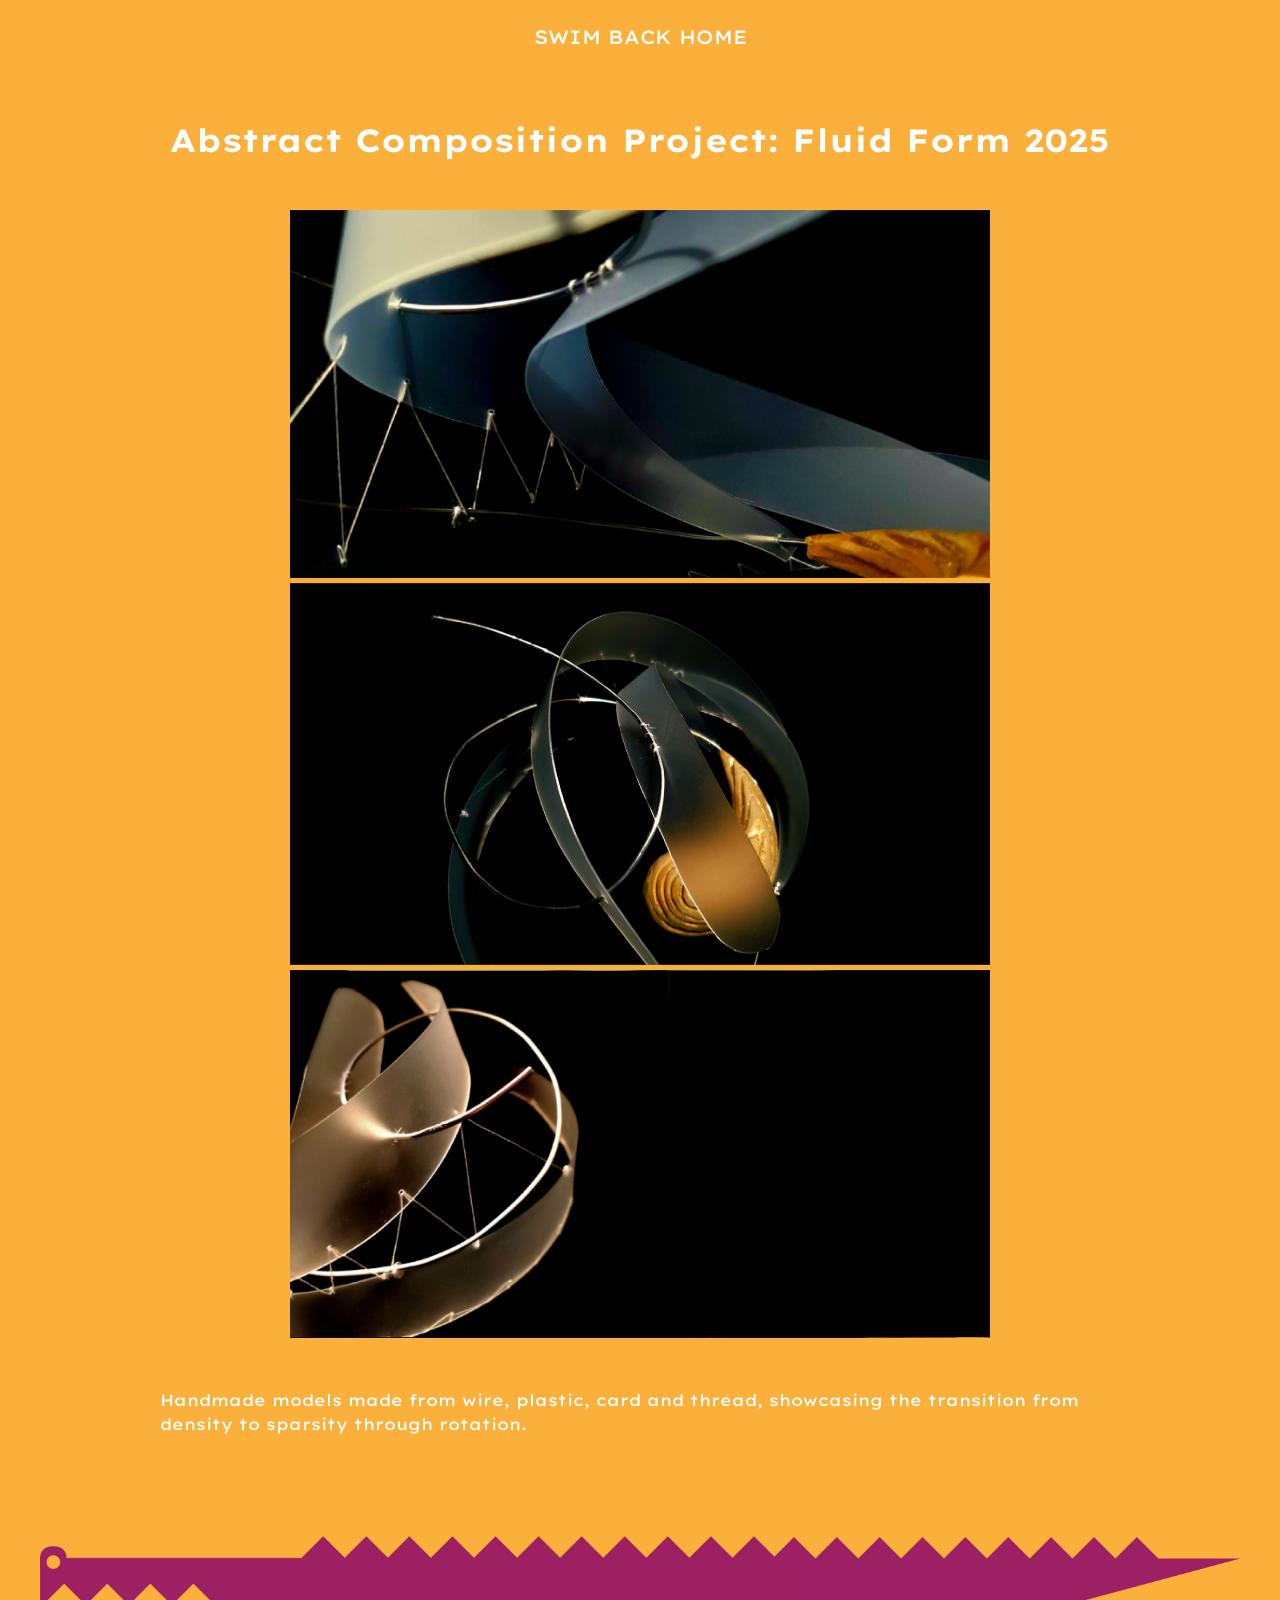
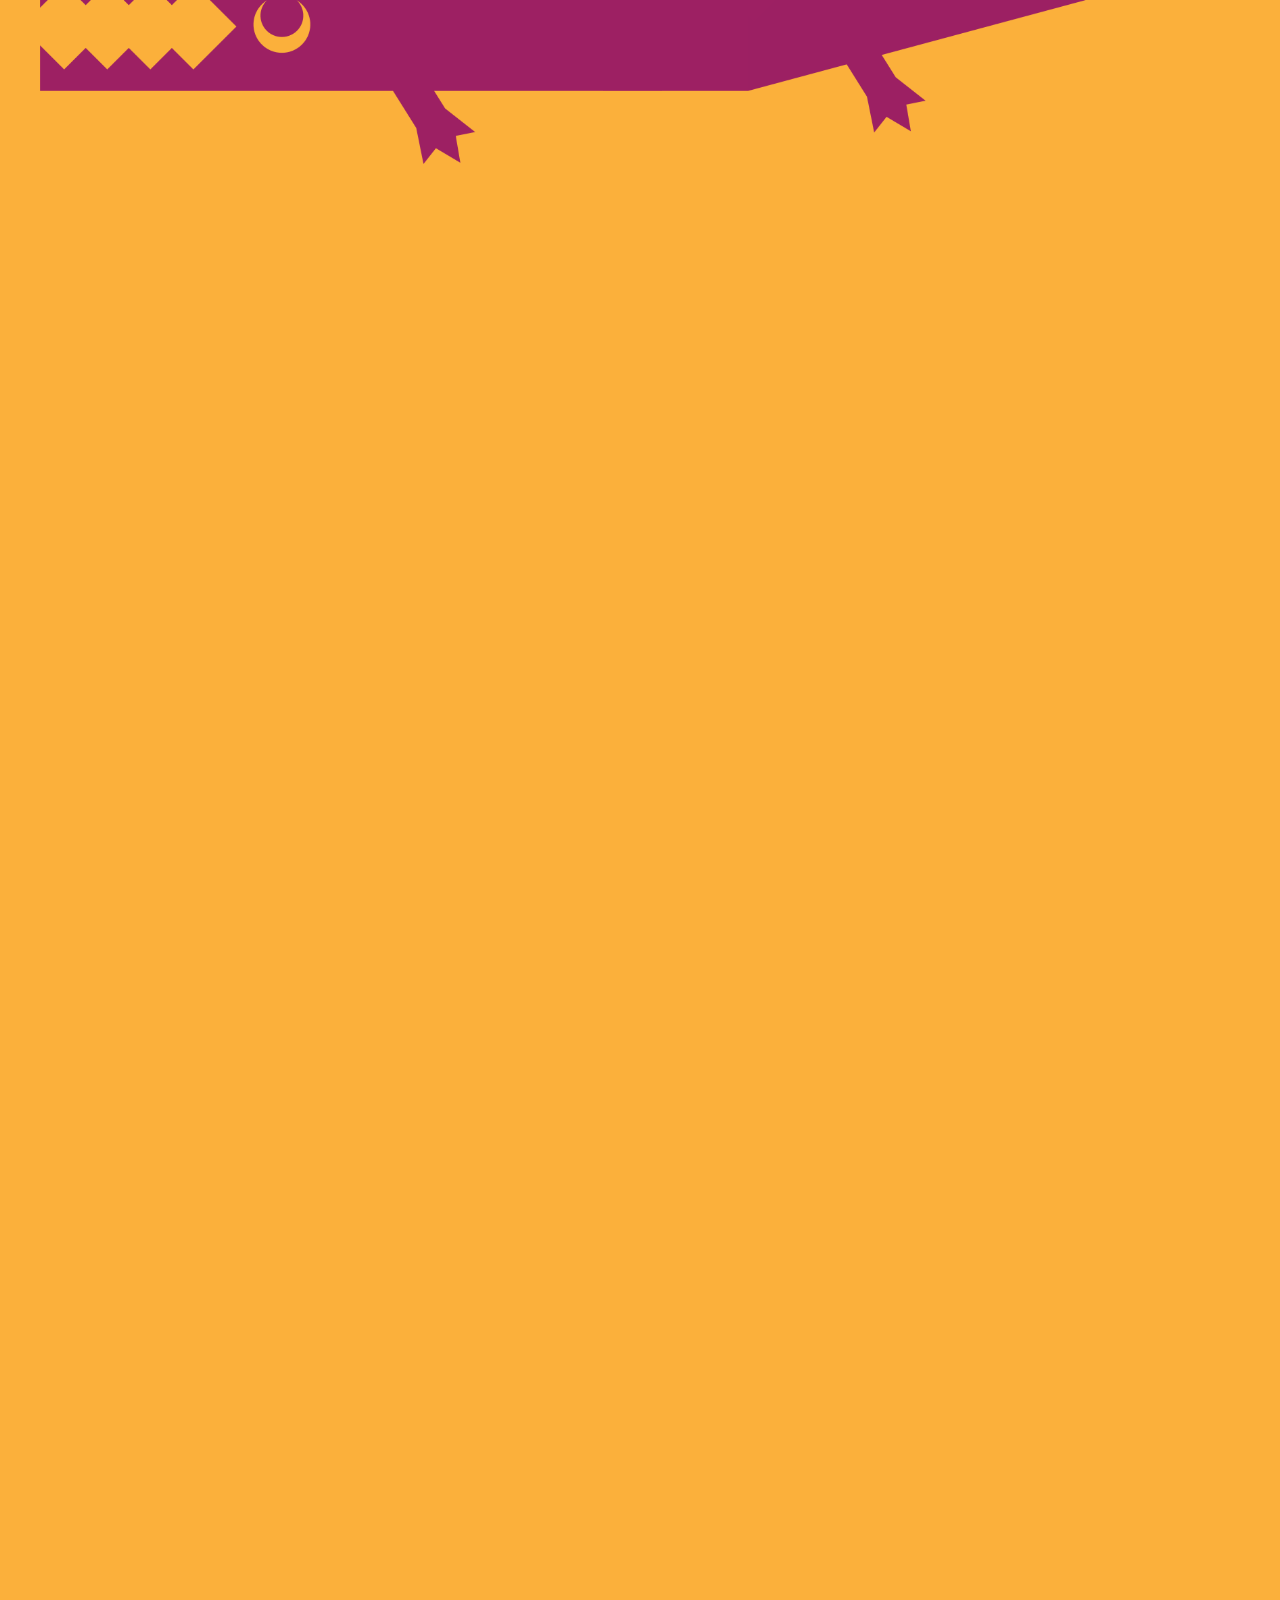
<file: work1.html>
<!DOCTYPE html>
<html lang="en">
<head>
  <meta charset="UTF-8">
  <title>Abstract Composition Project: Fluid Form 2025</title>
  <link rel="stylesheet" href="styles.css">
   <link href="https://fonts.googleapis.com/css2?family=Lexend+Exa:wght@300;400;500;600;700&display=swap" rel="stylesheet">
  <style>
    .project-page {
      max-width: 1000px;
      margin: 40px auto;
      padding: 20px;
      font-family: "Lexend Exa", sans-serif;
    }

    .project-title {
      color: white;
      padding: 20px;
      font-size: 2rem;
      font-weight: 700;
      text-align: center;
      margin-bottom: 30px;
    }

.project-images {
  display: flex;
  flex-direction: column;
  justify-content: center;
  align-items: center;
  gap: 5px;
  margin-bottom: 30px;
}

.project-images img {
  width: 70%;
  height: auto;
  object-fit: cover;
  background: #ccc;
}

    .project-blurb {
      color: white;
      padding: 20px;
      font-size: 1rem;
      line-height: 1.5;
    }

.project-home-button {
  position: fixed;
  top: 20px;
  left: 50%;
  transform: translateX(-50%);
  font-family: "Lexend Exa", sans-serif;
  font-size: 1.2rem;
  color: white;
  text-decoration: none;
  padding: 5px 10px;
  z-index: 9999;
  transition: color 0.2s ease;
}

.project-home-button:hover {
  color: #FBB03B;
  cursor: pointer;
}

.page-croc {
  display: block;
  margin: 60px auto 0 auto;
  width: 1800px;
  max-width: 100%;
}

  </style>
</head>
<body>

 <a href="index.html" class="project-home-button">SWIM BACK HOME</a>

<div class="project-page">
  <div class="project-title">
    Abstract Composition Project: Fluid Form 2025
  </div>

 <div class="project-images">
  <img src="image1.png" alt="Image 1">
  <img src="workpreview1.png" alt="Image 2">
  <img src="image2.png" alt="Image 3">
</div>

  <div class="project-blurb">
    Handmade models made from wire, plastic, card and thread, showcasing the transition from density to sparsity through rotation.
  </div>
</div>

<img src="crocodilefull.png" alt="" class="page-croc">

</body>
</html>
</file>
<file: styles.css>
:root {
  /* Page + layout */
  --color-bg: hsl(0, 0%, 100%);
  --color-text: #9e1f63;

  /* Typography */
 --font-main: "Lexend Exa", sans-serif;
  --font-weight-strong: 500;

  /* Buttons */
  --button-bg: #ffffff;
  --button-text: #FBB03B;
  --button-border: #ffffff00;

  /* Button hover */
  --button-hover-bg: #9e1f63;
  --button-hover-border: rgba(147, 112, 216, 0);
  --button-hover-text: #000000;

  /* Focus outline */
  --focus-outline: currentColor;

  /*Cursor Image*/
 --cursor-image: url("orangefish.png");
}
/* Page */
body {
  margin: 0;
  padding: 40px;
  font-family: var(--font-main);
  font-weight: var(--font-weight-strong);

  /* solid background */
  background: #FBB03B; 
  cursor: url("orangefish.png") 16 16, auto;
}

html, body {
  min-height: 380vh;   /* page is now 3× the screen height */
}

/* buttons */
.main-button {
  width: 140px; 
  height: 140px;

  background: url("fishblue.png") no-repeat center center / contain;
  border: none;
  padding: 0;

  display: flex;
  justify-content: center;
  align-items: center;

  font-family: var(--font-main);
  font-weight: var(--font-weight-strong);
  font-size: 1rem;
  color: var(--button-text);

  cursor: url("orangefish.png") 16 16, pointer;
}

/* Floating + bobbing animation */
.float-image {
  position: fixed;
  top: 10vh;
  left: 100vw;                 /* start just off the right edge */
  width: 60px;
  pointer-events: auto;
  z-index: 9999;
cursor: url("orangefish.png") 16 16, auto;
  animation:
    swim-horizontal 15s linear infinite,
    swim-bob 3s ease-in-out infinite;
}

/* Move across the entire screen width responsively */
@keyframes swim-horizontal {
  0% {
    transform: translateX(0) translateY(-50%);
  }
  100% {
    transform: translateX(-120vw) translateY(-50%);
  }
}

/* Gentle up/down bobbing */
@keyframes swim-bob {
  0% {
    margin-top: 0;
  }
  50% {
    margin-top: -20px;
  }
  100% {
    margin-top: 0;
  }
}

/* Sub-heading centered below main heading */
.sub-title {
  text-align: center;
  font-size: 1.5rem;
  color: var(--color-text);
  margin-top: 10px;
  margin-bottom: 20px;
}

/* Hover effect for buttons */
.main-button:hover {
  filter: brightness(4.4);
  cursor: url("orangefish2.png") 16 16, pointer;
}

/* Crocodile Head slide-in container */
.croc-wrapper {
  position: fixed;
  top: 75px;
  transform: none;
  right: 0;
  width: 200px;
  height: 500px;
  z-index: 99999;
  pointer-events: auto;
}

/* Panel that slides (croc + buttons together) */
.croc-panel {
  position: absolute;
  width: 900px;                 /* same as croc width */
  height: 500px;
  right: -800px;                /* 85% hidden, 15% visible */
  transition: right 0.8s ease-out;
}

/* Crocodile image */
.croc {
  position: absolute;
  width: 900px;
  height: 100%;
  object-fit: contain;
  right: 0;
  top: 0;
  pointer-events: none;         /* so hover hits wrapper/panel */
}

/* Buttons that ride on the crocodile */
.croc-buttons {
  position: absolute;
  top:150px;                     /* vertical position along the body */
  left: 70%;                    /* center horizontally on the croc */
  transform: translateX(-50%);
  display: flex;
  flex-direction: row;          /* horizontal line of buttons */
  gap: 40px;                    /* space between buttons */
  pointer-events: auto;
  z-index: 1;
}

/* Slide panel in on hover */
.croc-panel:hover {
  right: 0;
}

.croc-hotspot {
  position: fixed;
  right: -100px;
  top: 75px;        /* align with crocodile top */
  width: 260px;
  height: 220px;    /* covers snout + teeth */
  pointer-events: auto;
  z-index: 99998;
}

.croc-hotspot-hover {
  position: absolute;
  right: 0;
  top: 0;
  width: 50px;
  height: 50px;    /* match height */
  pointer-events: auto;
}

.croc-hotspot-hover:hover ~ .croc-wrapper .croc-panel {
  right: 0;
}

/* LEFT crocodile tail slide-out container */
.croc-tail-wrapper {
  position: fixed;
  top: 100px;
  transform: none;
  left: 0px;          /* anchor to LEFT */
  right: auto;      /* make sure it's not using right: 0 from anywhere */
  width: 1px;      /* hover zone*/
  height: 20px;     /* hover zone*/
  z-index: 99998;
  pointer-events: auto;
   background: transparent !important;
  border: none !important;
  }

/* Tail panel */
.croc-tail-panel {
  position: absolute;
  width: 900px;
  height: 500px;
  left: -270px;      /* shown part of tail 75%ish */
  right: auto;
  transition: left 0.8s ease-out;
  overflow: hidden;
}

.croc-tail {
  position: absolute;
  width: 600px;      /* same width as .croc */
  height: 90%;      /* fill the 500px panel height */
  object-fit: contain;
  left: -125px;           /* anchored to left inside its panel */
  top: 0;
  pointer-events: none;
}

/* Hover tail → slide off to the left */
.croc-tail-wrapper:hover .croc-tail-panel {
  left: -900px;      /* still fully hidden on hover */
}

/* When the TAIL is hovered → slide the HEAD off to the right */
.croc-tail-wrapper:hover ~ .croc-wrapper .croc-panel {
  right: -900px;   /* fully off-screen to the right */
}

/* Hover main croc → also hide tail */
.croc-wrapper:hover ~ .croc-tail-wrapper .croc-tail-panel {
  left: -900px;
}

/* Make sure crocodile hover zones are ALWAYS on top */
.croc-wrapper,
.croc-hotspot,
.croc-hotspot-hover,
.croc-tail-wrapper {
  z-index: 999999 !important;
  pointer-events: auto;
}

/* Keep the work viewer BELOW the croc */
.work-viewer {
  position: relative;
  z-index: 1;
}

.work-link {
  display: block;
  text-decoration: none;
  color: inherit;
   cursor: url("orangefish.png") 16 16, pointer;
}
.work-link:hover {
  cursor: url("orangefish2.png") 16 16, pointer;
}

.work-content {
  width: 70%;
  margin: 0 auto;   /* centers the whole card */
}

header {
  position: relative;
  height: 100vh; /* makes the header fill the screen */
}

.main-title {
  font-family: "Paytone One", sans-serif;
  font-size: 4rem;
  color: var(--color-text);
  text-align: center;

  position: absolute;
  top: 66vh; /* 2/3 down the page */
  left: 50%;
  transform: translateX(-50%);

  margin: 0;
  padding: 0;
  letter-spacing: 2px;
}

.lower-background {
  position: absolute;
  top: 100vh; /* starts right after the header */
  left: 0;
  width: 100%;
  height: 200vh; /* covers the remaining scroll area */
  background: url("background2.png") no-repeat center top / cover;
  z-index: -1; /* behind everything */
  pointer-events: auto;
}

.lower-background-2 {
  position: absolute;
  top: 230vh; /* 100vh header + 200vh background2 */
  left: 0;
  width: 100%;
  height: 150vh; /* or whatever height you want */
  background: url("background3.png") no-repeat center top / cover;
  z-index: -1;
  pointer-events: auto;
}

/* Layout container on top of background2.png */
.work-layout {
  position: relative;
  width: 100%;
  max-width: 900px;
  margin: 0 auto;
  padding-top: 160px; /* pushes layout down into the background image */
  text-align: center;
}

/* title box */
.work-title-box {
  width: 60%;
  margin: 0 auto 16px auto;
  color: #FBB03B;
  font-size: 3rem;
  font-weight: 700;
  padding: 1px;
  border-radius: 10px;
}

.work-row {
  display: flex;
  justify-content: space-between; /* spreads them out */
  width: 100%;
  max-width: 900px;
  margin: 0 auto;
  padding: 0 30px; /* optional: adds breathing room */
}

/* Individual picture placeholders */
.work-box {
  width: 220px;
  height: 300px;
  background: #ffffff00;
  border-radius: 1px;
}

/* Center Work Viewer */
.work-viewer {
  position: relative;
  width: 80%;
  margin: 0 auto;
  display: flex;
  justify-content: center;
  align-items: center;
  gap: 40px;
  margin-top: 40px;
}

/* Arrows */
.work-arrow {
  background: none;
  border: none;
  font-size: 4rem;
  color: #FBB03B;
  cursor: pointer;
  transition: transform 0.2s ease;
  user-select: none;
  margin-top: -70px; 
  cursor: url("orangefish.png") 16 16, pointer;
}

.work-arrow:hover {
  transform: scale(1.2);
  cursor: url("orangefish2.png") 16 16, pointer;
}

/* Content box */
.work-content {
  width: 100%;
  display: flex;
  flex-direction: column;
  align-items: center;
}

/* image box — fixed to work2.png dimensions so layout never shifts */
.work-image-box {
  width: 422px;
  height: 429px;
  border-radius: 0px;
  display: flex;
  justify-content: center;
  align-items: center;
  cursor: url("orangefish.png") 16 16, pointer;
  flex-shrink: 0;
}

.work-image-box img {
  max-width: 100%;
  max-height: 100%;
  object-fit: contain;
  cursor: url("orangefish.png") 16 16, pointer;
}

.work-description-box {
  width: 100%;
  background: #ffffff00;
  /* DEFAULT: dark so it's readable but looks unselected */
  color: #680021;
  padding: 0;
  margin-top: 0;
  margin-bottom: 0;
  border-radius: 12px;
  font-size: 0.9rem;
  text-align: center;
  line-height: 1.4;
  transition: color 0.25s ease;
}

.work-description-box p {
  display: inline;
  margin: 0;
  text-decoration: underline;
  text-decoration-color: #680021;
  text-underline-offset: 1px;
  transition: text-decoration-color 0.25s ease;
}

/* Hovering anywhere on the work card lightens the title to white */
.work-link:hover .work-description-box {
  color: #FBB03B;
}

.work-link:hover .work-description-box p {
  text-decoration-color: #FBB03B;
}

/* Background layers must never block hover */
.lower-background,
.lower-background-2 {
  pointer-events: auto;
}

/* Fullscreen mobile warning overlay */
.mobile-warning {
  display: none; /* hidden by default on desktop */
  position: fixed;
  top: 0;
  left: 0;
  width: 100vw;
  height: 100vh;
  background: #FBB03B; /* your brand color */
  z-index: 999999; /* above everything */
  justify-content: center;
  align-items: center;
}

.mobile-warning img {
  width: 100%;
  max-width: 400px;
  height: auto;
  object-fit: contain;
}

/* Layer image behind crocodile */
.croc-overlay {
  position: fixed;
  top: 0;
  left: 0;
  width: 100vw;
  height: 100vh;

  background: url("layer.png") center center / cover no-repeat;
  opacity: 0;
  pointer-events: none;          /* don't block clicks when hidden */
  transition: opacity 0.4s ease;
  z-index: 99990;                /* just under the croc (which is 99999) */
}

.croc-panel:hover ~ .croc-overlay {
  opacity: 1;
  pointer-events: auto;
}


/* Show ONLY on mobile */
@media (max-width: 600px) {
  body {
    padding: 0 !important;
  }
  .mobile-warning {
    display: flex;
  }
  body > *:not(.mobile-warning) {
    display: none !important;
  }
}

/* ABOUT ME — must be OUTSIDE the media query */
.about-me-content {
  position: absolute;
  top: 270vh;
  left: 50%;
  transform: translateX(-50%);
  width: 80%;
  max-width: 800px;
  text-align: center;
  z-index: 10;
}

.about-title {
  font-family: "Lexend Exa", sans-serif;
  font-size: 3rem;
  font-weight: 700;
  color: #FBB03B;
  margin-bottom: 10px;
}

.about-blurb {
  font-family: "Lexend Exa", sans-serif;
  font-size: 0.9rem;
  color: white;
  padding: 20px;
  border-radius: 10px;
  line-height: 1.6;
}

.contact-content {
  position: absolute;
  top: 330vh; /* adjust this to place it nicely under About Me */
  left: 50%;
  transform: translateX(-50%);
  width: 80%;
  max-width: 800px;
  text-align: center;
  z-index: 10;
}

.contact-title {
  font-family: "Lexend Exa", sans-serif;
  font-size: 3rem;
  font-weight: 700;
  color: #FBB03B;
  margin-bottom: 10px;
}

.contact-blurb {
  font-family: "Lexend Exa", sans-serif;
  font-size: 0.9rem;
  color: white;
  padding: 20px;
  border-radius: 10px;
  line-height: 1.6;
}
/* Bottom‑right clickable web icon */
.corner-web-link {
  position: fixed;
  bottom: 20px;
  right: 20px;
  z-index: 999999;
  display: block;
}

.corner-web-icon {
  width: 70px;      /* adjust size here */
  height: auto;
  opacity: 0.9;
  transition: opacity 0.2s ease, transform 0.2s ease;
  cursor: url("orangefish.png") 16 16, pointer;
}

.corner-web-icon:hover {
  opacity: 1;
  transform: scale(1.08);
  cursor: url("orangefish2.png") 16 16, pointer;
}

.corner-shoes-link {
  position: fixed;
  bottom: 20px;
  left: 20px;
  z-index: 999999;
  font-family: "Lexend Exa", sans-serif;
  font-size: 0.75rem;
  font-weight: 500;
  color: #9e1f63;
  text-decoration: none;
  opacity: 0.9;
  letter-spacing: 0.05em;
  transition: opacity 0.2s ease, color 0.2s ease;
  cursor: url("orangefish.png") 16 16, pointer;
}

.corner-shoes-link:hover {
  opacity: 1;
  color: #FBB03B;
  cursor: url("orangefish2.png") 16 16, pointer;
}
</file>
